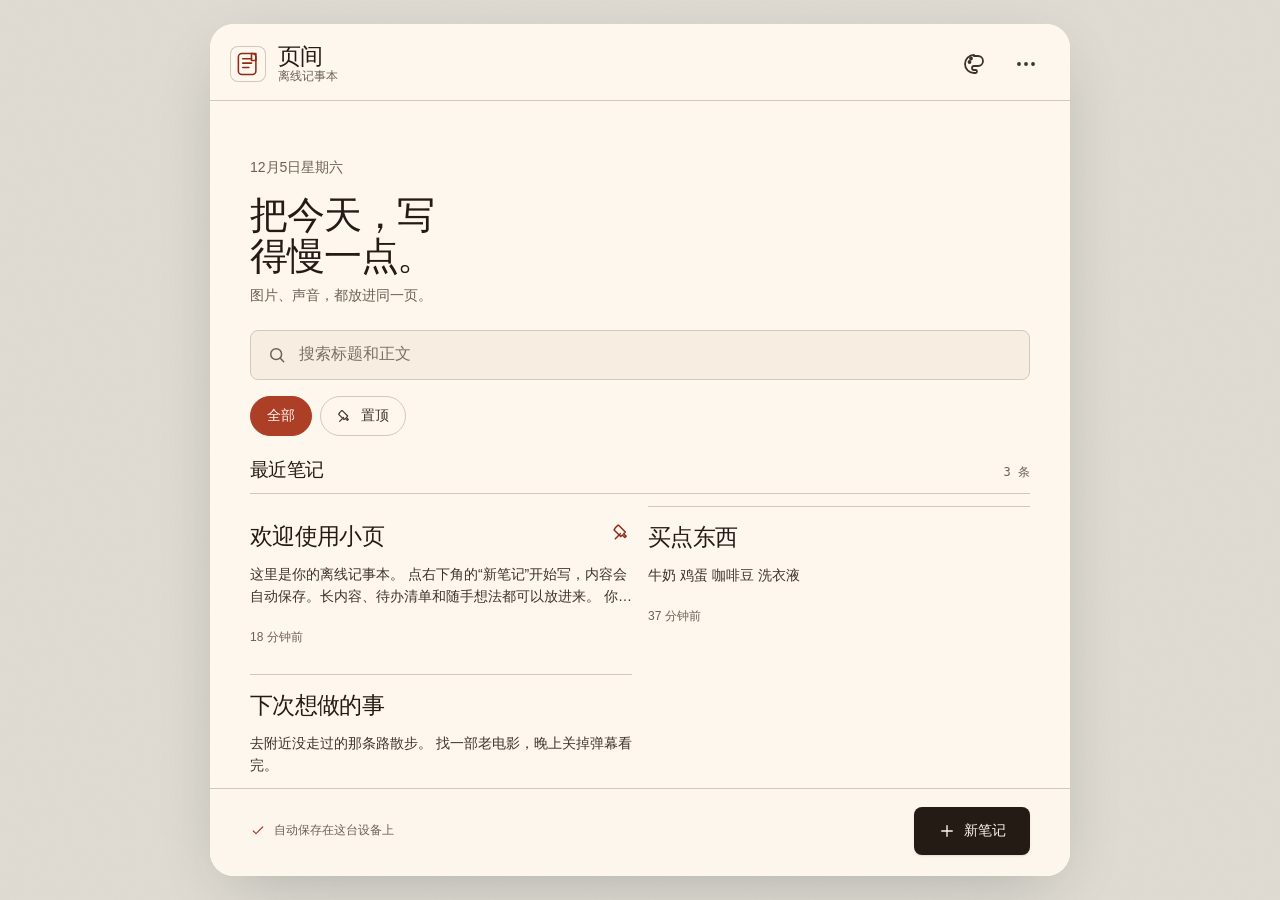
<file: index.html>
<!doctype html>
<html lang="zh-CN">
<head>
  <meta charset="utf-8">
  <meta name="viewport" content="width=device-width, initial-scale=1, viewport-fit=cover">
  <meta name="description" content="小页是一款手机优先、离线可用的本地记事本。">
  <meta name="theme-color" content="#f6f2e8">
  <title>小页记事本</title>
  <script>document.documentElement.classList.add("js");</script>
  <link rel="manifest" href="./manifest.webmanifest">
  <link rel="icon" href="./icon.svg" type="image/svg+xml">
  <link rel="apple-touch-icon" href="./icon-192.png">
  <link rel="stylesheet" href="./styles.css">
</head>
<body>
  <svg class="icon-sprite" aria-hidden="true">
    <symbol id="icon-logo" viewBox="0 0 32 32">
      <rect x="5" y="4" width="20" height="24" rx="4"></rect>
      <path d="M10 10h10M10 15h10M10 20h7"></path>
      <path d="M20 4h5v8h-5z"></path>
    </symbol>
    <symbol id="icon-search" viewBox="0 0 24 24">
      <circle cx="11" cy="11" r="6.5"></circle>
      <path d="m16 16 4 4"></path>
    </symbol>
    <symbol id="icon-x" viewBox="0 0 24 24">
      <path d="m6 6 12 12M18 6 6 18"></path>
    </symbol>
    <symbol id="icon-plus" viewBox="0 0 24 24">
      <path d="M12 5v14M5 12h14"></path>
    </symbol>
    <symbol id="icon-more" viewBox="0 0 24 24">
      <circle cx="5" cy="12" r="1"></circle>
      <circle cx="12" cy="12" r="1"></circle>
      <circle cx="19" cy="12" r="1"></circle>
    </symbol>
    <symbol id="icon-back" viewBox="0 0 24 24">
      <path d="m15 5-7 7 7 7"></path>
    </symbol>
    <symbol id="icon-pin" viewBox="0 0 24 24">
      <path d="m8 4 8 8-2 2 3 3-1.5 1.5-3-3-2 2-8-8L4 7l3-3Z"></path>
      <path d="m10 14-6 6"></path>
    </symbol>
    <symbol id="icon-share" viewBox="0 0 24 24">
      <path d="M12 15V3M8 7l4-4 4 4"></path>
      <path d="M5 12v7h14v-7"></path>
    </symbol>
    <symbol id="icon-trash" viewBox="0 0 24 24">
      <path d="M4 7h16M9 7V4h6v3M7 7l1 13h8l1-13M10 11v5M14 11v5"></path>
    </symbol>
    <symbol id="icon-download" viewBox="0 0 24 24">
      <path d="M12 4v11M8 11l4 4 4-4"></path>
      <path d="M5 19h14"></path>
    </symbol>
    <symbol id="icon-smartphone" viewBox="0 0 24 24">
      <rect x="7" y="3" width="10" height="18" rx="2"></rect>
      <path d="M10 6h4M11 18h2"></path>
    </symbol>
    <symbol id="icon-check" viewBox="0 0 24 24">
      <path d="m5 12 4 4 10-10"></path>
    </symbol>
    <symbol id="icon-image" viewBox="0 0 24 24">
      <rect x="3" y="4" width="18" height="16" rx="2"></rect>
      <circle cx="9" cy="9" r="2"></circle>
      <path d="m4 17 5-5 4 4 2-2 5 5"></path>
    </symbol>
    <symbol id="icon-mic" viewBox="0 0 24 24">
      <rect x="9" y="3" width="6" height="12" rx="3"></rect>
      <path d="M5 11a7 7 0 0 0 14 0M12 18v3M8 21h8"></path>
    </symbol>
    <symbol id="icon-paint" viewBox="0 0 24 24">
      <path d="M12 3a9 9 0 1 0 0 18h1.5a1.5 1.5 0 0 0 0-3H12a2 2 0 0 1 0-4h4a5 5 0 0 0 0-10h-4Z"></path>
      <circle cx="7.5" cy="10" r="1"></circle>
      <circle cx="9" cy="6.5" r="1"></circle>
    </symbol>
  </svg>

  <div class="app-shell" id="appShell">
    <section class="screen home-screen is-active" id="homeView" aria-labelledby="appTitle">
      <header class="app-header">
        <div class="brand">
          <svg class="brand-icon" aria-hidden="true"><use href="#icon-logo"></use></svg>
          <div>
            <h1 id="appTitle">页间</h1>
            <p>离线记事本</p>
          </div>
        </div>
        <div class="header-actions">
          <button class="icon-button" id="themeButton" type="button" aria-label="切换界面风格" aria-haspopup="dialog">
            <svg aria-hidden="true"><use href="#icon-paint"></use></svg>
          </button>
          <button class="icon-button" id="homeMenuButton" type="button" aria-label="更多选项" aria-haspopup="dialog">
            <svg aria-hidden="true"><use href="#icon-more"></use></svg>
          </button>
        </div>
      </header>

      <main class="home-main" id="homeMain">
        <section class="today-block" aria-labelledby="todayHeading">
          <p class="today-label" id="todayLabel"></p>
          <h2 id="todayHeading"><span id="heroMain">把今天，写得慢一点。</span><span id="heroSub">图片、声音，都放进同一页。</span></h2>
        </section>

        <label class="search-field" for="searchInput">
          <svg aria-hidden="true"><use href="#icon-search"></use></svg>
          <span class="visually-hidden">搜索笔记</span>
          <input id="searchInput" type="search" inputmode="search" autocomplete="off" placeholder="搜索标题和正文">
          <button class="search-clear" id="clearSearchButton" type="button" aria-label="清除搜索" hidden>
            <svg aria-hidden="true"><use href="#icon-x"></use></svg>
          </button>
        </label>

        <div class="filter-row" role="group" aria-label="筛选笔记">
          <button class="filter-chip is-selected" type="button" data-filter="all" aria-pressed="true">全部</button>
          <button class="filter-chip" type="button" data-filter="pinned" aria-pressed="false">
            <svg aria-hidden="true"><use href="#icon-pin"></use></svg>
            置顶
          </button>
        </div>

        <div class="list-heading">
          <h2 id="listTitle">最近笔记</h2>
          <span id="noteCount" aria-live="polite">0 条</span>
        </div>

        <div class="note-list" id="noteList"></div>

        <section class="empty-state" id="emptyState" hidden>
          <span class="empty-icon" aria-hidden="true">
            <svg><use href="#icon-logo"></use></svg>
          </span>
          <h2 id="emptyTitle">这里还没有笔记</h2>
          <p id="emptyCopy">把刚想到的、要做到的，先写下来。</p>
          <button class="secondary-button" id="emptyNewButton" type="button">
            <svg aria-hidden="true"><use href="#icon-plus"></use></svg>
            写第一条
          </button>
        </section>
      </main>

      <footer class="home-footer">
        <p>
          <svg aria-hidden="true"><use href="#icon-check"></use></svg>
          自动保存在这台设备上
        </p>
        <button class="primary-button" id="newNoteButton" type="button">
          <svg aria-hidden="true"><use href="#icon-plus"></use></svg>
          新笔记
        </button>
      </footer>
    </section>

    <section class="screen editor-screen" id="editorView" aria-labelledby="editorTitle" aria-hidden="true" inert>
      <header class="editor-header">
        <button class="icon-button" id="backButton" type="button" aria-label="返回笔记列表">
          <svg aria-hidden="true"><use href="#icon-back"></use></svg>
        </button>
        <p class="save-status" id="saveStatus" role="status" aria-live="polite">已保存</p>
        <button class="icon-button" id="noteMenuButton" type="button" aria-label="当前笔记的更多选项" aria-haspopup="dialog">
          <svg aria-hidden="true"><use href="#icon-more"></use></svg>
        </button>
      </header>

      <main class="editor-main">
        <input class="note-title-input" id="noteTitle" type="text" maxlength="100" autocomplete="off" placeholder="标题" aria-label="笔记标题">
        <textarea class="note-content-input" id="noteContent" maxlength="100000" placeholder="从这里开始写…" aria-label="笔记正文" spellcheck="true"></textarea>
        <section class="attachment-section" id="attachmentSection" hidden aria-labelledby="attachmentTitle">
          <div class="attachment-heading">
            <h2 id="attachmentTitle">附件</h2>
            <span id="attachmentCount"></span>
          </div>
          <div class="attachment-list" id="attachmentList"></div>
        </section>
      </main>

      <footer class="editor-footer">
        <button class="tool-button" id="pinButton" type="button" aria-pressed="false">
          <svg aria-hidden="true"><use href="#icon-pin"></use></svg>
          <span>置顶</span>
        </button>
        <button class="tool-button" id="imageButton" type="button">
          <svg aria-hidden="true"><use href="#icon-image"></use></svg>
          <span>图片</span>
        </button>
        <button class="tool-button" id="recordButton" type="button">
          <svg aria-hidden="true"><use href="#icon-mic"></use></svg>
          <span>录音</span>
        </button>
        <button class="tool-button" id="shareNoteButton" type="button">
          <svg aria-hidden="true"><use href="#icon-share"></use></svg>
          <span>分享</span>
        </button>
        <input id="imageInput" type="file" accept="image/*" multiple hidden>
      </footer>
    </section>
  </div>

  <div class="sheet-layer" id="actionSheet" hidden>
    <button class="sheet-backdrop" type="button" data-close-sheet aria-label="关闭菜单"></button>
    <section class="bottom-sheet" role="dialog" aria-modal="true" aria-labelledby="sheetTitle" tabindex="-1">
      <span class="sheet-handle" aria-hidden="true"></span>
      <h2 id="sheetTitle">更多选项</h2>
      <p class="app-version" id="appVersion">版本 2.0.2</p>
      <section class="theme-picker" id="themePicker" hidden aria-labelledby="themePickerTitle">
        <h3 id="themePickerTitle">界面风格</h3>
        <div class="theme-options">
          <button class="theme-option" type="button" data-theme-choice="editorial" aria-pressed="false">
            <span class="theme-swatch theme-swatch--editorial"></span>
            <span><strong>页间</strong><small>编辑阅读感</small></span>
          </button>
          <button class="theme-option" type="button" data-theme-choice="recorder" aria-pressed="false">
            <span class="theme-swatch theme-swatch--recorder"></span>
            <span><strong>声页</strong><small>录音工作台</small></span>
          </button>
          <button class="theme-option" type="button" data-theme-choice="native" aria-pressed="false">
            <span class="theme-swatch theme-swatch--native"></span>
            <span><strong>白页</strong><small>原生清爽感</small></span>
          </button>
        </div>
      </section>
      <div class="sheet-actions" id="sheetActions"></div>
      <button class="sheet-cancel" type="button" data-close-sheet>取消</button>
    </section>
  </div>

  <div class="record-layer" id="recordLayer" hidden>
    <button class="record-backdrop" type="button" data-close-record aria-label="关闭录音"></button>
    <section class="record-dialog" role="dialog" aria-modal="true" aria-labelledby="recordTitle" tabindex="-1">
      <div class="record-dialog-head">
        <p>语音笔记</p>
        <button class="icon-button" type="button" data-close-record aria-label="关闭录音">
          <svg aria-hidden="true"><use href="#icon-x"></use></svg>
        </button>
      </div>
      <p class="record-state" id="recordState">准备录音</p>
      <p class="record-timer" id="recordTimer">00:00</p>
      <div class="live-wave" id="liveWave" aria-hidden="true"></div>
      <p class="record-hint" id="recordHint">录音会保存在当前笔记里，不会上传。</p>
      <button class="record-toggle" id="recordToggleButton" type="button">开始录音</button>
    </section>
  </div>

  <dialog class="image-viewer" id="imageViewer" aria-label="图片预览">
    <button class="image-viewer-backdrop" type="button" data-close-image aria-label="关闭图片预览"></button>
    <figure class="image-viewer-figure">
      <img id="imageViewerImage" src="./icon-192.png" alt="">
      <figcaption id="imageViewerCaption"></figcaption>
      <button class="image-viewer-close" type="button" data-close-image aria-label="关闭图片预览">
        <svg aria-hidden="true"><use href="#icon-x"></use></svg>
      </button>
    </figure>
  </dialog>

  <div class="toast" id="toast" role="status" aria-live="polite" hidden>
    <span id="toastMessage"></span>
    <button id="toastAction" type="button" aria-label="撤销" hidden></button>
  </div>

  <script src="./media.js" defer></script>
  <script src="./app.js" defer></script>
</body>
</html>
</file>
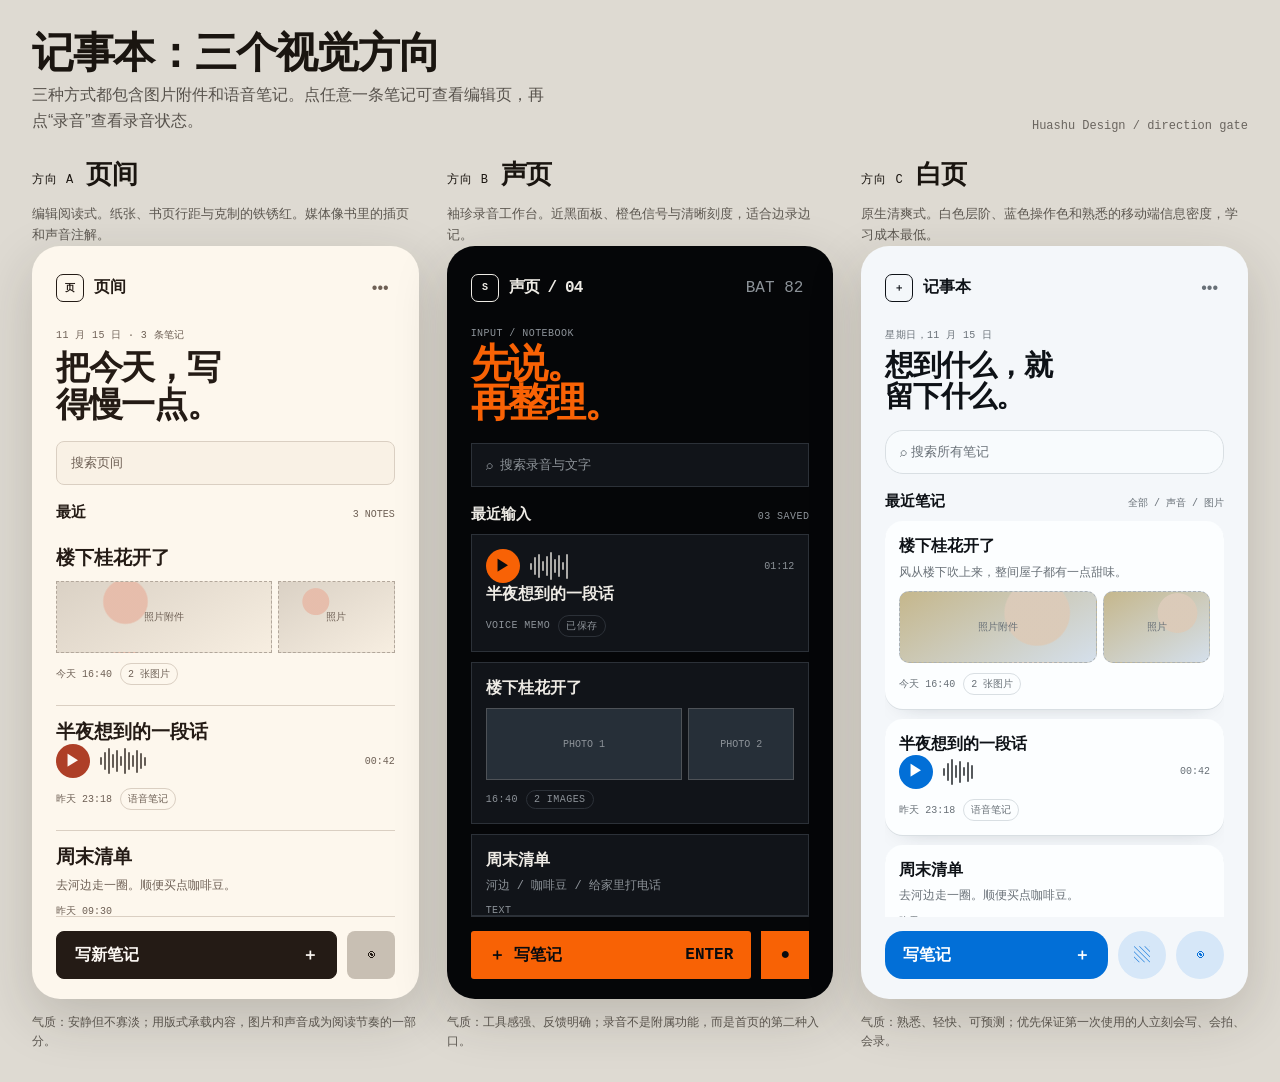
<file: design-demos/directions.html>
<!doctype html>
<html lang="zh-CN">
<head>
  <meta charset="utf-8">
  <meta name="viewport" content="width=device-width, initial-scale=1">
  <title>记事本 · 三个视觉方向</title>
  <style>
    :root {
      color-scheme: light;
      --board: oklch(89% 0.012 85);
      --board-ink: oklch(20% 0.012 70);
      --paper: oklch(97.5% 0.012 85);
      --paper-2: oklch(94.5% 0.018 80);
      --ink: oklch(21% 0.018 65);
      --muted: oklch(48% 0.02 70);
      --line: oklch(84% 0.018 78);
      --rust: oklch(51% 0.15 34);
      --night: oklch(16% 0.012 260);
      --night-2: oklch(21% 0.016 255);
      --signal: oklch(67% 0.2 43);
      --cool: oklch(97.8% 0.004 240);
      --blue: oklch(56% 0.18 255);
      --blue-soft: oklch(92% 0.03 250);
      --font-sans: "Aptos", "Microsoft YaHei UI", "PingFang SC", sans-serif;
      --font-serif: Georgia, "Noto Serif SC", "Songti SC", serif;
      --font-mono: "Cascadia Mono", "Microsoft YaHei UI", monospace;
    }

    * { box-sizing: border-box; }
    html, body { margin: 0; min-height: 100%; background: var(--board); color: var(--board-ink); font-family: var(--font-sans); }
    body { padding: 32px; }
    button, textarea { font: inherit; }
    button { color: inherit; }

    .board-head {
      max-width: 1380px;
      margin: 0 auto 24px;
      display: flex;
      justify-content: space-between;
      align-items: flex-end;
      gap: 24px;
    }

    .board-head h1 {
      margin: 0;
      font-family: var(--font-serif);
      font-size: 42px;
      letter-spacing: -0.03em;
      line-height: 1;
    }

    .board-head p {
      max-width: 58ch;
      margin: 8px 0 0;
      color: color-mix(in oklab, var(--board-ink) 65%, var(--board));
      line-height: 1.6;
    }

    .board-note {
      flex: 0 0 auto;
      font-family: var(--font-mono);
      font-size: 12px;
      color: color-mix(in oklab, var(--board-ink) 55%, var(--board));
    }

    .direction-grid {
      display: grid;
      grid-template-columns: repeat(3, minmax(0, 1fr));
      gap: 28px;
      max-width: 1380px;
      margin: 0 auto;
    }

    .direction {
      min-width: 0;
    }

    .direction-head {
      display: flex;
      justify-content: flex-start;
      gap: 12px;
      align-items: baseline;
      margin-bottom: 12px;
    }

    .direction-kicker {
      font-family: var(--font-mono);
      font-size: 12px;
      letter-spacing: 0.08em;
    }

    .direction h2 {
      margin: 0;
      font-family: var(--font-serif);
      font-size: 26px;
      letter-spacing: -0.02em;
    }

    .direction-meta {
      margin: 10px 0 0;
      min-height: 3.2em;
      color: color-mix(in oklab, var(--board-ink) 62%, var(--board));
      font-size: 13px;
      line-height: 1.6;
    }

    .phone {
      --bg: var(--paper);
      --surface: var(--paper-2);
      --fg: var(--ink);
      --sub: var(--muted);
      --line: var(--line);
      --accent: var(--rust);
      --accent-ink: white;
      --radius: 18px;
      position: relative;
      overflow: hidden;
      width: 100%;
      aspect-ratio: 390 / 760;
      background: var(--bg);
      color: var(--fg);
      border-radius: 28px;
      box-shadow: 0 18px 54px oklch(25% 0.02 70 / 0.18);
    }

    .screen {
      position: absolute;
      inset: 0;
      display: flex;
      flex-direction: column;
      padding: 24px 24px 20px;
    }

    .topbar {
      display: flex;
      align-items: center;
      justify-content: space-between;
      gap: 16px;
      min-height: 36px;
    }

    .brand {
      display: flex;
      align-items: center;
      gap: 10px;
      font-weight: 800;
    }

    .brand-mark {
      width: 28px;
      height: 28px;
      display: grid;
      place-items: center;
      border: 1.5px solid currentColor;
      border-radius: 7px;
      font-family: var(--font-mono);
      font-size: 10px;
    }

    .top-action {
      border: 0;
      background: transparent;
      color: var(--sub);
      cursor: pointer;
    }

    .hero {
      margin-top: 22px;
    }

    .eyebrow {
      color: var(--sub);
      font-family: var(--font-mono);
      font-size: 10px;
      letter-spacing: 0.04em;
    }

    .hero h3 {
      margin: 8px 0 0;
      max-width: 10ch;
      font-family: var(--font-serif);
      font-size: 34px;
      font-weight: 700;
      letter-spacing: -0.04em;
      line-height: 1.08;
    }

    .search {
      min-height: 44px;
      margin-top: 18px;
      padding: 0 14px;
      display: flex;
      align-items: center;
      gap: 10px;
      border: 1px solid var(--line);
      border-radius: var(--radius);
      color: var(--sub);
      background: color-mix(in oklab, var(--surface) 62%, transparent);
      font-size: 13px;
    }

    .section-row {
      margin-top: 18px;
      display: flex;
      justify-content: space-between;
      align-items: baseline;
    }

    .section-row h4 {
      margin: 0;
      font-size: 15px;
    }

    .section-row span {
      color: var(--sub);
      font-family: var(--font-mono);
      font-size: 10px;
    }

    .note-stack {
      flex: 1 1 auto;
      min-height: 0;
      display: flex;
      flex-direction: column;
      gap: 10px;
      margin-top: 10px;
      overflow: hidden;
    }

    .note {
      position: relative;
      padding: 14px;
      background: var(--surface);
      border-radius: var(--radius);
      text-align: left;
      border: 0;
      cursor: pointer;
    }

    .note h5 {
      margin: 0;
      font-size: 16px;
      line-height: 1.35;
    }

    .note p {
      margin: 6px 0 0;
      color: var(--sub);
      font-size: 12px;
      line-height: 1.5;
      display: -webkit-box;
      overflow: hidden;
      -webkit-box-orient: vertical;
      -webkit-line-clamp: 2;
    }

    .note-meta {
      margin-top: 10px;
      display: flex;
      align-items: center;
      gap: 8px;
      color: var(--sub);
      font-family: var(--font-mono);
      font-size: 10px;
    }

    .tag {
      padding: 3px 7px;
      border: 1px solid var(--line);
      border-radius: 999px;
    }

    .photo-strip {
      margin-top: 10px;
      display: grid;
      grid-template-columns: 1.3fr 0.7fr;
      gap: 6px;
      height: 72px;
    }

    .photo-slot {
      display: grid;
      place-items: center;
      overflow: hidden;
      color: var(--sub);
      background:
        radial-gradient(circle at 32% 28%, color-mix(in oklab, var(--accent) 28%, var(--surface)) 0 14%, transparent 15%),
        linear-gradient(150deg, color-mix(in oklab, var(--fg) 12%, var(--surface)), var(--surface));
      border: 1px dashed color-mix(in oklab, var(--line) 80%, var(--fg));
      border-radius: calc(var(--radius) - 8px);
      font-size: 10px;
    }

    .audio-note {
      display: grid;
      grid-template-columns: 34px minmax(0, 1fr) auto;
      align-items: center;
      gap: 10px;
    }

    .play {
      width: 34px;
      height: 34px;
      display: grid;
      place-items: center;
      border: 0;
      border-radius: 50%;
      background: var(--accent);
      color: var(--accent-ink);
    }

    .wave {
      height: 28px;
      display: flex;
      align-items: center;
      gap: 2px;
    }

    .wave i {
      width: 2px;
      height: var(--h);
      display: block;
      background: currentColor;
      border-radius: 2px;
      opacity: 0.7;
    }

    .timecode {
      color: var(--sub);
      font-family: var(--font-mono);
      font-size: 10px;
    }

    .bottom-bar {
      flex: 0 0 auto;
      display: flex;
      gap: 10px;
      padding-top: 14px;
    }

    .write-button,
    .record-button,
    .camera-button {
      min-height: 48px;
      border: 0;
      border-radius: var(--radius);
      cursor: pointer;
    }

    .write-button {
      flex: 1;
      padding: 0 18px;
      display: flex;
      align-items: center;
      justify-content: space-between;
      background: var(--accent);
      color: var(--accent-ink);
      font-weight: 700;
    }

    .record-button {
      width: 48px;
      display: grid;
      place-items: center;
      background: color-mix(in oklab, var(--surface) 80%, var(--fg));
    }

    .icon {
      width: 18px;
      height: 18px;
      fill: none;
      stroke: currentColor;
      stroke-linecap: round;
      stroke-linejoin: round;
      stroke-width: 1.8;
    }

    .editor-overlay {
      position: absolute;
      inset: 0;
      z-index: 20;
      display: flex;
      flex-direction: column;
      padding: 24px;
      background: var(--bg);
      transform: translateX(100%);
      transition: transform 220ms cubic-bezier(0.16, 1, 0.3, 1);
    }

    .phone.editing .editor-overlay {
      transform: translateX(0);
    }

    .editor-toolbar {
      display: flex;
      justify-content: space-between;
      align-items: center;
      color: var(--sub);
      font-size: 11px;
    }

    .editor-toolbar button {
      border: 0;
      background: transparent;
      cursor: pointer;
    }

    .editor-title {
      margin: 26px 0 0;
      font-family: var(--font-serif);
      font-size: 30px;
      line-height: 1.15;
    }

    .editor-copy {
      margin: 14px 0 0;
      color: var(--sub);
      line-height: 1.8;
      font-size: 14px;
    }

    .attachment-grid {
      display: grid;
      grid-template-columns: 1.4fr 0.6fr;
      gap: 8px;
      margin-top: 24px;
      height: 118px;
    }

    .attachment-grid .photo-slot {
      border-style: solid;
    }

    .record-player {
      margin-top: 16px;
      padding: 14px;
      display: flex;
      align-items: center;
      gap: 12px;
      border-radius: var(--radius);
      background: var(--surface);
    }

    .record-player .wave {
      flex: 1;
    }

    .editor-actions {
      margin-top: auto;
      display: grid;
      grid-template-columns: 1fr 1fr;
      gap: 10px;
    }

    .editor-actions button {
      min-height: 50px;
      border: 1px solid var(--line);
      border-radius: var(--radius);
      background: transparent;
      font-weight: 700;
      cursor: pointer;
    }

    .editor-actions button:last-child {
      background: var(--accent);
      color: var(--accent-ink);
      border-color: var(--accent);
    }

    .recording {
      display: none;
      position: absolute;
      inset: 0;
      z-index: 30;
      padding: 28px 24px;
      background: color-mix(in oklab, var(--bg) 88%, var(--fg));
    }

    .phone.recording-open .recording {
      display: flex;
      flex-direction: column;
    }

    .recording-head {
      display: flex;
      justify-content: space-between;
      color: var(--sub);
      font-family: var(--font-mono);
      font-size: 11px;
    }

    .recording-head button {
      border: 0;
      background: transparent;
      cursor: pointer;
    }

    .recording-time {
      margin: 70px 0 0;
      font-family: var(--font-mono);
      font-size: 58px;
      letter-spacing: -0.05em;
      font-variant-numeric: tabular-nums;
    }

    .recording .wave {
      height: 96px;
      margin-top: 36px;
      justify-content: center;
      color: var(--accent);
    }

    .recording .wave i {
      width: 4px;
      opacity: 1;
    }

    .recording-hint {
      margin: 12px 0 0;
      color: var(--sub);
      text-align: center;
      font-size: 12px;
    }

    .record-dock {
      margin-top: auto;
      display: flex;
      justify-content: center;
    }

    .record-stop {
      width: 74px;
      height: 74px;
      display: grid;
      place-items: center;
      border: 0;
      border-radius: 50%;
      background: var(--accent);
      color: var(--accent-ink);
    }

    .record-stop::before {
      content: "";
      width: 22px;
      height: 22px;
      border-radius: 5px;
      background: currentColor;
    }

    .demo-label {
      margin: 14px 0 0;
      color: color-mix(in oklab, var(--board-ink) 62%, var(--board));
      font-size: 12px;
      line-height: 1.55;
    }

    .d-a .phone {
      --bg: oklch(97.8% 0.014 82);
      --surface: oklch(95.2% 0.02 78);
      --fg: oklch(23% 0.018 58);
      --sub: oklch(50% 0.025 62);
      --line: oklch(86% 0.022 72);
      --accent: oklch(52% 0.15 34);
      --accent-ink: oklch(98% 0.008 75);
      --radius: 8px;
    }

    .d-a .note {
      background: transparent;
      border-top: 1px solid var(--line);
      border-radius: 0;
      padding: 13px 0 10px;
    }

    .d-a .note:first-child {
      border-top: 0;
    }

    .d-a .note h5 {
      font-family: var(--font-serif);
      font-size: 1.18rem;
    }

    .d-a .bottom-bar {
      border-top: 1px solid var(--line);
      background: var(--bg);
    }

    .d-a .write-button {
      border: 1px solid var(--fg);
      background: var(--fg);
    }

    .d-b .phone {
      --bg: oklch(12% 0.008 265);
      --surface: oklch(19% 0.012 265);
      --fg: oklch(94% 0.008 80);
      --sub: oklch(66% 0.012 250);
      --line: oklch(31% 0.014 260);
      --accent: oklch(68% 0.2 43);
      --accent-ink: oklch(15% 0.008 260);
      --radius: 3px;
      font-family: var(--font-mono);
    }

    .d-b .brand,
    .d-b .hero h3 {
      font-family: var(--font-mono);
      letter-spacing: -0.055em;
    }

    .d-b .hero h3 {
      max-width: 8ch;
      font-size: 40px;
      line-height: 0.98;
      color: var(--accent);
    }

    .d-b .search {
      border-radius: 0;
      background: var(--surface);
    }

    .d-b .note {
      border-radius: 0;
      border: 1px solid var(--line);
    }

    .d-b .note h5 {
      font-family: var(--font-sans);
    }

    .d-b .note-meta,
    .d-b .eyebrow,
    .d-b .section-row span {
      text-transform: uppercase;
      letter-spacing: 0.045em;
    }

    .d-b .photo-slot {
      border-radius: 0;
      border-style: solid;
      background: oklch(30% 0.02 250);
    }

    .d-b .bottom-bar {
      border-top: 2px solid var(--line);
    }

    .d-b .record-button {
      border-radius: 0;
      background: var(--accent);
      color: var(--accent-ink);
    }

    .d-c .phone {
      --bg: oklch(97.5% 0.005 240);
      --surface: oklch(99.5% 0.002 240);
      --fg: oklch(18% 0.012 250);
      --sub: oklch(54% 0.015 245);
      --line: oklch(90% 0.008 240);
      --accent: oklch(55% 0.18 255);
      --accent-ink: white;
      --radius: 18px;
    }

    .d-c .hero h3 {
      max-width: 12ch;
      font-family: var(--font-sans);
      font-size: 29px;
      letter-spacing: -0.045em;
    }

    .d-c .note {
      box-shadow: 0 1px 0 var(--line), 0 10px 22px -18px oklch(25% 0.03 250 / 0.35);
    }

    .d-c .photo-slot {
      background:
        radial-gradient(circle at 70% 30%, oklch(85% 0.03 70) 0 22%, transparent 23%),
        linear-gradient(150deg, oklch(78% 0.06 92), oklch(90% 0.02 250));
    }

    .d-c .bottom-bar {
      justify-content: space-between;
    }

    .d-c .record-button,
    .d-c .camera-button {
      border-radius: 999px;
      background: var(--blue-soft);
      color: var(--blue);
    }

    .d-c .camera-button {
      width: 48px;
      display: grid;
      place-items: center;
    }

    @media (max-width: 1050px) {
      .direction-grid {
        grid-template-columns: 1fr;
        max-width: 540px;
      }
    }

    @media (prefers-reduced-motion: reduce) {
      .editor-overlay { transition-duration: 0.01ms; }
    }
  </style>
</head>
<body>
  <header class="board-head">
    <div>
      <h1>记事本：三个视觉方向</h1>
      <p>三种方式都包含图片附件和语音笔记。点任意一条笔记可查看编辑页，再点“录音”查看录音状态。</p>
    </div>
    <span class="board-note">Huashu Design / direction gate</span>
  </header>

  <main class="direction-grid">
    <section class="direction d-a">
      <div class="direction-head"><span class="direction-kicker">方向 A</span><h2>页间</h2></div>
      <p class="direction-meta">编辑阅读式。纸张、书页行距与克制的铁锈红。媒体像书里的插页和声音注解。</p>
      <div class="phone" data-phone>
        <div class="screen">
          <div class="topbar">
            <div class="brand"><span class="brand-mark">页</span>页间</div>
            <button class="top-action">•••</button>
          </div>
          <div class="hero">
            <div class="eyebrow">11 月 15 日 · 3 条笔记</div>
            <h3>把今天，写得慢一点。</h3>
          </div>
          <div class="search">搜索页间</div>
          <div class="section-row"><h4>最近</h4><span>3 NOTES</span></div>
          <div class="note-stack">
            <button class="note" data-open-editor>
              <h5>楼下桂花开了</h5>
              <div class="photo-strip"><span class="photo-slot">照片附件</span><span class="photo-slot">照片</span></div>
              <div class="note-meta"><span>今天 16:40</span><span class="tag">2 张图片</span></div>
            </button>
            <button class="note" data-open-editor>
              <h5>半夜想到的一段话</h5>
              <div class="audio-note">
                <span class="play">▶</span>
                <span class="wave" aria-hidden="true">
                  <i style="--h:8px"></i><i style="--h:18px"></i><i style="--h:26px"></i><i style="--h:14px"></i><i style="--h:22px"></i><i style="--h:10px"></i><i style="--h:26px"></i><i style="--h:18px"></i><i style="--h:12px"></i><i style="--h:23px"></i><i style="--h:16px"></i><i style="--h:9px"></i>
                </span>
                <span class="timecode">00:42</span>
              </div>
              <div class="note-meta"><span>昨天 23:18</span><span class="tag">语音笔记</span></div>
            </button>
            <button class="note" data-open-editor>
              <h5>周末清单</h5>
              <p>去河边走一圈。顺便买点咖啡豆。</p>
              <div class="note-meta"><span>昨天 09:30</span></div>
            </button>
          </div>
          <div class="bottom-bar">
            <button class="write-button" data-open-editor><span>写新笔记</span><span>＋</span></button>
            <button class="record-button" data-open-record aria-label="录音">◉</button>
          </div>
        </div>
        <div class="editor-overlay">
          <div class="editor-toolbar"><button data-back>‹ 返回</button><span>已保存</span><button>•••</button></div>
          <h3 class="editor-title">楼下桂花开了</h3>
          <p class="editor-copy">风从楼下吹上来，整间屋子都有一点甜味。绕过去看了一会儿，树比去年高。</p>
          <div class="attachment-grid"><span class="photo-slot">照片附件</span><span class="photo-slot">照片</span></div>
          <div class="record-player"><span class="play">▶</span><span class="wave"><i style="--h:8px"></i><i style="--h:20px"></i><i style="--h:28px"></i><i style="--h:13px"></i><i style="--h:22px"></i><i style="--h:9px"></i><i style="--h:19px"></i><i style="--h:12px"></i></span><span class="timecode">00:18</span></div>
          <div class="editor-actions"><button>＋ 图片</button><button data-open-record>● 录音</button></div>
        </div>
        <div class="recording">
          <div class="recording-head"><span>● REC</span><button data-close-record>取消</button></div>
          <div class="recording-time">00:27</div>
          <span class="wave" aria-hidden="true"><i style="--h:18px"></i><i style="--h:52px"></i><i style="--h:34px"></i><i style="--h:72px"></i><i style="--h:44px"></i><i style="--h:62px"></i><i style="--h:28px"></i><i style="--h:84px"></i><i style="--h:46px"></i><i style="--h:66px"></i><i style="--h:36px"></i><i style="--h:50px"></i></span>
          <p class="recording-hint">再录 00:33，停下来会自动保存</p>
          <div class="record-dock"><button class="record-stop" data-close-record aria-label="停止录音"></button></div>
        </div>
      </div>
      <p class="demo-label">气质：安静但不寡淡；用版式承载内容，图片和声音成为阅读节奏的一部分。</p>
    </section>

    <section class="direction d-b">
      <div class="direction-head"><span class="direction-kicker">方向 B</span><h2>声页</h2></div>
      <p class="direction-meta">袖珍录音工作台。近黑面板、橙色信号与清晰刻度，适合边录边记。</p>
      <div class="phone" data-phone>
        <div class="screen">
          <div class="topbar">
            <div class="brand"><span class="brand-mark">S</span>声页 / 04</div>
            <button class="top-action">BAT 82</button>
          </div>
          <div class="hero">
            <div class="eyebrow">INPUT / NOTEBOOK</div>
            <h3>先说。<br>再整理。</h3>
          </div>
          <div class="search">⌕ 搜索录音与文字</div>
          <div class="section-row"><h4>最近输入</h4><span>03 SAVED</span></div>
          <div class="note-stack">
            <button class="note" data-open-editor>
              <div class="audio-note">
                <span class="play">▶</span>
                <span class="wave"><i style="--h:7px"></i><i style="--h:18px"></i><i style="--h:24px"></i><i style="--h:10px"></i><i style="--h:20px"></i><i style="--h:28px"></i><i style="--h:14px"></i><i style="--h:22px"></i><i style="--h:8px"></i><i style="--h:25px"></i></span>
                <span class="timecode">01:12</span>
              </div>
              <h5>半夜想到的一段话</h5>
              <div class="note-meta"><span>VOICE MEMO</span><span class="tag">已保存</span></div>
            </button>
            <button class="note" data-open-editor>
              <h5>楼下桂花开了</h5>
              <div class="photo-strip"><span class="photo-slot">PHOTO 1</span><span class="photo-slot">PHOTO 2</span></div>
              <div class="note-meta"><span>16:40</span><span class="tag">2 IMAGES</span></div>
            </button>
            <button class="note" data-open-editor>
              <h5>周末清单</h5>
              <p>河边 / 咖啡豆 / 给家里打电话</p>
              <div class="note-meta"><span>TEXT</span></div>
            </button>
          </div>
          <div class="bottom-bar">
            <button class="write-button" data-open-editor><span>＋ 写笔记</span><span>ENTER</span></button>
            <button class="record-button" data-open-record aria-label="录音">●</button>
          </div>
        </div>
        <div class="editor-overlay">
          <div class="editor-toolbar"><button data-back>‹ BACK</button><span>SAVED 16:42</span><button>•••</button></div>
          <h3 class="editor-title">楼下桂花开了</h3>
          <p class="editor-copy">风从楼下吹上来，整间屋子都有一点甜味。</p>
          <div class="attachment-grid"><span class="photo-slot">PHOTO 1</span><span class="photo-slot">PHOTO 2</span></div>
          <div class="record-player"><span class="play">▶</span><span class="wave"><i style="--h:7px"></i><i style="--h:18px"></i><i style="--h:25px"></i><i style="--h:11px"></i><i style="--h:22px"></i><i style="--h:28px"></i><i style="--h:14px"></i><i style="--h:20px"></i></span><span class="timecode">00:18</span></div>
          <div class="editor-actions"><button>IMAGE +</button><button data-open-record>● REC</button></div>
        </div>
        <div class="recording">
          <div class="recording-head"><span>● REC / INPUT 1</span><button data-close-record>CANCEL</button></div>
          <div class="recording-time">00:27</div>
          <span class="wave" aria-hidden="true"><i style="--h:20px"></i><i style="--h:48px"></i><i style="--h:32px"></i><i style="--h:68px"></i><i style="--h:42px"></i><i style="--h:58px"></i><i style="--h:24px"></i><i style="--h:80px"></i><i style="--h:44px"></i><i style="--h:62px"></i><i style="--h:34px"></i><i style="--h:46px"></i></span>
          <p class="recording-hint">AUTO SAVE READY / SIGNAL OK</p>
          <div class="record-dock"><button class="record-stop" data-close-record aria-label="停止录音"></button></div>
        </div>
      </div>
      <p class="demo-label">气质：工具感强、反馈明确；录音不是附属功能，而是首页的第二种入口。</p>
    </section>

    <section class="direction d-c">
      <div class="direction-head"><span class="direction-kicker">方向 C</span><h2>白页</h2></div>
      <p class="direction-meta">原生清爽式。白色层阶、蓝色操作色和熟悉的移动端信息密度，学习成本最低。</p>
      <div class="phone" data-phone>
        <div class="screen">
          <div class="topbar">
            <div class="brand"><span class="brand-mark">＋</span>记事本</div>
            <button class="top-action">•••</button>
          </div>
          <div class="hero">
            <div class="eyebrow">星期日，11 月 15 日</div>
            <h3>想到什么，就留下什么。</h3>
          </div>
          <div class="search">⌕ 搜索所有笔记</div>
          <div class="section-row"><h4>最近笔记</h4><span>全部 / 声音 / 图片</span></div>
          <div class="note-stack">
            <button class="note" data-open-editor>
              <h5>楼下桂花开了</h5>
              <p>风从楼下吹上来，整间屋子都有一点甜味。</p>
              <div class="photo-strip"><span class="photo-slot">照片附件</span><span class="photo-slot">照片</span></div>
              <div class="note-meta"><span>今天 16:40</span><span class="tag">2 张图片</span></div>
            </button>
            <button class="note" data-open-editor>
              <h5>半夜想到的一段话</h5>
              <div class="audio-note"><span class="play">▶</span><span class="wave"><i style="--h:8px"></i><i style="--h:18px"></i><i style="--h:26px"></i><i style="--h:13px"></i><i style="--h:22px"></i><i style="--h:9px"></i><i style="--h:20px"></i><i style="--h:14px"></i></span><span class="timecode">00:42</span></div>
              <div class="note-meta"><span>昨天 23:18</span><span class="tag">语音笔记</span></div>
            </button>
            <button class="note" data-open-editor>
              <h5>周末清单</h5>
              <p>去河边走一圈。顺便买点咖啡豆。</p>
              <div class="note-meta"><span>昨天 09:30</span></div>
            </button>
          </div>
          <div class="bottom-bar">
            <button class="write-button" data-open-editor><span>写笔记</span><span>＋</span></button>
            <button class="camera-button" aria-label="插入图片">▧</button>
            <button class="record-button" data-open-record aria-label="录音">◉</button>
          </div>
        </div>
        <div class="editor-overlay">
          <div class="editor-toolbar"><button data-back>‹ 笔记</button><span>已保存</span><button>•••</button></div>
          <h3 class="editor-title">楼下桂花开了</h3>
          <p class="editor-copy">风从楼下吹上来，整间屋子都有一点甜味。绕过去看了一会儿，树比去年高。</p>
          <div class="attachment-grid"><span class="photo-slot">照片附件</span><span class="photo-slot">照片</span></div>
          <div class="record-player"><span class="play">▶</span><span class="wave"><i style="--h:8px"></i><i style="--h:19px"></i><i style="--h:26px"></i><i style="--h:11px"></i><i style="--h:21px"></i><i style="--h:9px"></i><i style="--h:17px"></i><i style="--h:13px"></i></span><span class="timecode">00:18</span></div>
          <div class="editor-actions"><button>图片</button><button data-open-record>录音</button></div>
        </div>
        <div class="recording">
          <div class="recording-head"><span>录音中</span><button data-close-record>取消</button></div>
          <div class="recording-time">00:27</div>
          <span class="wave" aria-hidden="true"><i style="--h:20px"></i><i style="--h:48px"></i><i style="--h:32px"></i><i style="--h:68px"></i><i style="--h:42px"></i><i style="--h:58px"></i><i style="--h:24px"></i><i style="--h:78px"></i><i style="--h:44px"></i><i style="--h:62px"></i><i style="--h:34px"></i><i style="--h:46px"></i></span>
          <p class="recording-hint">停止后会自动保存到当前笔记</p>
          <div class="record-dock"><button class="record-stop" data-close-record aria-label="停止录音"></button></div>
        </div>
      </div>
      <p class="demo-label">气质：熟悉、轻快、可预测；优先保证第一次使用的人立刻会写、会拍、会录。</p>
    </section>
  </main>

  <script>
    document.addEventListener("click", (event) => {
      const phone = event.target.closest("[data-phone]");
      if (!phone) return;

      if (event.target.closest("[data-open-editor]")) {
        phone.classList.add("editing");
      }
      if (event.target.closest("[data-back]")) {
        phone.classList.remove("editing", "recording-open");
      }
      if (event.target.closest("[data-open-record]")) {
        phone.classList.add("editing", "recording-open");
      }
      if (event.target.closest("[data-close-record]")) {
        phone.classList.remove("recording-open");
      }
    });
  </script>
</body>
</html>
</file>
<file: styles.css>
/* Hallmark · shape: app screen · genre: modern-minimal · theme: Dose (deal 1/3, seed mobile-offline-notepad-app-60d3)
 * nav: a mobile app shell, no tab bar · signature: the tinted note stack that brings pinned pages to the top · states: list, search, empty, editor, menu, saved, error · dose: white
 * axes: light/grotesk-sans/chromatic-green · posture: committed · contrast: pass · v2.0.0 */
/* Hallmark · pre-emit critique: P4 H4 E4 S4 R4 V3 · weakest: V, kept one calm paper surface and let the note tints carry variation instead of adding app-section furniture */
@import url("./tokens.css");
@import url("./base.css");

:root {
  --color-canvas: oklch(94.8% 0.018 150);
  --color-surface: oklch(98.4% 0.009 90);
  --color-surface-2: oklch(96.6% 0.013 145);
  --color-action-hover: oklch(46% 0.12 160);
  --color-placeholder: oklch(58% 0.02 165);
  --color-danger: oklch(50% 0.16 28);
  --color-danger-soft: oklch(93% 0.034 28);
  --color-note-paper: oklch(99% 0.008 88);
  --color-note-mint: oklch(94.5% 0.034 158);
  --color-note-oat: oklch(95.5% 0.04 83);
  --color-note-rose: oklch(94.5% 0.027 15);
  --color-note-blue: oklch(94.3% 0.027 230);
  --font-display: "Aptos", "Microsoft YaHei UI", "PingFang SC", sans-serif;
  --font-body: "Aptos", "Microsoft YaHei UI", "PingFang SC", sans-serif;
  --font-outlier: "Cascadia Mono", "Microsoft YaHei UI", monospace;
  --app-width: 860px;
  --app-gutter: 20px;
  --app-header-height: 72px;
  --app-footer-height: 88px;
  --radius-shell: 24px;
  --radius-note: 18px;
  --shadow-app: 0 18px 64px -24px oklch(27% 0.04 165 / 0.3);
  --shadow-control: 0 1px 2px oklch(28% 0.03 165 / 0.12);
  --shadow-note-hover: 0 8px 20px -16px oklch(27% 0.04 165 / 0.34);
  --shadow-sheet: 0 -18px 48px -24px oklch(27% 0.04 165 / 0.34);
  --button-bg: var(--color-accent);
  --swatch-editorial-paper: oklch(97.8% 0.014 82);
  --swatch-editorial-accent: oklch(52% 0.15 34);
  --swatch-recorder-paper: oklch(13% 0.008 265);
  --swatch-recorder-accent: oklch(68% 0.2 43);
  --swatch-native-paper: oklch(99.3% 0.002 240);
  --swatch-native-accent: oklch(55% 0.18 255);
}

html {
  height: 100%;
  background: var(--color-canvas);
}

body {
  min-height: 100%;
  background: var(--color-canvas);
  overscroll-behavior: none;
}

body::before {
  content: "";
  position: fixed;
  inset: 0;
  pointer-events: none;
  background-image: url("data:image/svg+xml,%3Csvg xmlns='http://www.w3.org/2000/svg' width='160' height='160' viewBox='0 0 160 160'%3E%3Cfilter id='n'%3E%3CfeTurbulence type='fractalNoise' baseFrequency='.85' numOctaves='2' stitchTiles='stitch'/%3E%3C/filter%3E%3Crect width='100%25' height='100%25' filter='url(%23n)' opacity='.08'/%3E%3C/svg%3E");
  opacity: 0.22;
  z-index: 0;
}

button,
input,
textarea {
  -webkit-tap-highlight-color: transparent;
}

button {
  color: inherit;
}

button:active:not(:disabled) {
  transform: translateY(1px);
}

button:disabled {
  opacity: 0.55;
  cursor: not-allowed;
}

input::placeholder,
textarea::placeholder {
  color: var(--color-placeholder);
  opacity: 1;
}

svg {
  width: 24px;
  height: 24px;
  fill: none;
  stroke: currentColor;
  stroke-linecap: round;
  stroke-linejoin: round;
  stroke-width: 1.8;
}

.icon-sprite {
  position: absolute;
  width: 0;
  height: 0;
  overflow: hidden;
}

.app-shell {
  position: relative;
  z-index: var(--z-base);
  width: 100%;
  height: 100dvh;
  max-width: var(--app-width);
  margin-inline: auto;
  overflow: hidden;
  background: var(--color-surface);
}

.screen {
  position: absolute;
  inset: 0;
  display: flex;
  flex-direction: column;
  min-width: 0;
  background: var(--color-surface);
}

.home-screen {
  z-index: 1;
}

.js .editor-screen {
  z-index: var(--z-dropdown);
  transform: translateX(100%);
  opacity: 0;
  visibility: hidden;
  pointer-events: none;
  transition:
    transform var(--dur-short) var(--ease-out),
    opacity var(--dur-short) var(--ease-out),
    visibility 0s var(--dur-short);
}

.app-shell.is-editing .home-screen {
  transform: translateX(-8%);
  opacity: 0.52;
  pointer-events: none;
  transition:
    transform var(--dur-short) var(--ease-out),
    opacity var(--dur-short) var(--ease-out);
}

.app-shell.is-editing .editor-screen {
  transform: translateX(0);
  opacity: 1;
  visibility: visible;
  pointer-events: auto;
  transition-delay: 0s;
}

.app-header,
.editor-header {
  flex: 0 0 auto;
  min-height: var(--app-header-height);
  padding:
    max(var(--space-md), env(safe-area-inset-top))
    var(--app-gutter)
    var(--space-sm);
  display: flex;
  align-items: center;
  justify-content: space-between;
  gap: var(--space-md);
}

.app-header {
  border-bottom: var(--rule-hair) solid var(--color-rule);
}

.brand {
  display: flex;
  align-items: center;
  gap: var(--space-sm);
}

.brand-icon {
  width: 36px;
  height: 36px;
  padding: var(--space-2xs);
  color: var(--color-accent-ink);
  background: var(--color-accent);
  border-radius: var(--radius-input);
  box-shadow: var(--shadow-control);
}

.brand h1 {
  font-size: var(--text-xl);
  line-height: 1.1;
}

.brand p {
  color: var(--color-muted);
  font-size: var(--text-xs);
  line-height: 1.2;
}

.icon-button {
  width: 48px;
  height: 48px;
  padding: 0;
  display: inline-grid;
  place-items: center;
  flex: 0 0 auto;
  color: var(--color-ink-2);
  background: transparent;
  border: 0;
  border-radius: var(--radius-pill);
  cursor: pointer;
  transition:
    color var(--dur-micro) var(--ease-out),
    background-color var(--dur-micro) var(--ease-out),
    transform var(--dur-micro) var(--ease-out);
}

.icon-button:hover {
  color: var(--color-ink);
  background: var(--color-surface-2);
}

.icon-button:active {
  background: var(--color-paper-3);
}

.home-main {
  flex: 1 1 auto;
  min-height: 0;
  overflow-y: auto;
  overscroll-behavior: contain;
  padding: var(--space-lg) var(--app-gutter) var(--space-2xl);
  scrollbar-width: thin;
}

.today-block {
  padding-block: var(--space-sm) var(--space-lg);
}

.today-label {
  margin-bottom: var(--space-xs);
  color: var(--color-muted);
  font-size: var(--text-sm);
}

.today-block h2 {
  max-width: 18ch;
  font-size: var(--text-2xl);
  line-height: 1.18;
}

.search-field {
  min-height: 50px;
  display: flex;
  align-items: center;
  gap: var(--space-sm);
  padding-inline: var(--space-md) var(--space-xs);
  color: var(--color-muted);
  background: var(--color-surface-2);
  border: var(--rule-hair) solid var(--color-rule);
  border-radius: var(--radius-input);
  transition:
    background-color var(--dur-micro) var(--ease-out),
    box-shadow var(--dur-micro) var(--ease-out);
}

.search-field:focus-within {
  background: var(--color-surface);
  box-shadow: inset 0 0 0 2px var(--color-focus);
}

.search-field svg {
  width: 20px;
  height: 20px;
  flex: 0 0 auto;
}

.search-field input {
  min-width: 0;
  width: 100%;
  min-height: 48px;
  padding: 0;
  color: var(--color-ink);
  background: transparent;
  border: 0;
  outline: 0;
  font-size: var(--text-md);
}

.search-field input::-webkit-search-cancel-button {
  display: none;
}

.search-clear {
  width: 42px;
  height: 42px;
  padding: 0;
  display: grid;
  place-items: center;
  flex: 0 0 auto;
  color: var(--color-muted);
  background: transparent;
  border: 0;
  border-radius: var(--radius-pill);
  cursor: pointer;
}

.search-clear:hover {
  color: var(--color-ink);
  background: var(--color-paper-3);
}

.search-clear svg {
  width: 18px;
  height: 18px;
}

.filter-row {
  display: flex;
  gap: var(--space-xs);
  padding-block: var(--space-md) var(--space-lg);
}

.filter-chip {
  min-height: 40px;
  padding: 0 var(--space-md);
  display: inline-flex;
  align-items: center;
  gap: var(--space-xs);
  color: var(--color-ink-2);
  background: transparent;
  border: var(--rule-hair) solid var(--color-rule);
  border-radius: var(--radius-pill);
  font-size: var(--text-sm);
  cursor: pointer;
  transition:
    color var(--dur-micro) var(--ease-out),
    background-color var(--dur-micro) var(--ease-out),
    transform var(--dur-micro) var(--ease-out);
}

.filter-chip:hover {
  color: var(--color-accent-deep);
  background: var(--color-accent-soft);
}

.filter-chip.is-selected {
  color: var(--color-accent-ink);
  background: var(--color-accent);
  border-color: var(--color-accent);
}

.filter-chip svg {
  width: 16px;
  height: 16px;
}

.list-heading {
  display: flex;
  align-items: baseline;
  justify-content: space-between;
  gap: var(--space-md);
  padding-bottom: var(--space-sm);
  border-bottom: var(--rule-hair) solid var(--color-rule);
}

.list-heading h2 {
  font-size: var(--text-lg);
}

.list-heading span {
  color: var(--color-muted);
  font-family: var(--font-outlier);
  font-size: var(--text-xs);
  font-variant-numeric: tabular-nums;
}

.note-list {
  display: grid;
  grid-template-columns: minmax(0, 1fr);
  gap: var(--space-sm);
  padding-top: var(--space-sm);
}

.note-card {
  position: relative;
  width: 100%;
  min-height: 136px;
  padding: var(--space-md);
  overflow: hidden;
  display: flex;
  flex-direction: column;
  align-items: stretch;
  gap: var(--space-sm);
  color: var(--color-ink);
  text-align: left;
  background: var(--note-tint);
  border: 0;
  border-radius: var(--radius-note);
  box-shadow: inset 0 0 0 1px var(--color-note-edge);
  cursor: pointer;
  transition:
    transform var(--dur-micro) var(--ease-out),
    box-shadow var(--dur-micro) var(--ease-out);
}

.note-card:hover {
  box-shadow:
    inset 0 0 0 1px var(--color-note-edge),
    var(--shadow-note-hover);
}

.note-card:active {
  transform: scale(0.995);
}

.note-card--paper {
  --note-tint: var(--color-note-paper);
}

.note-card--mint {
  --note-tint: var(--color-note-mint);
}

.note-card--oat {
  --note-tint: var(--color-note-oat);
}

.note-card--rose {
  --note-tint: var(--color-note-rose);
}

.note-card--blue {
  --note-tint: var(--color-note-blue);
}

.note-card-title-row {
  display: flex;
  align-items: flex-start;
  justify-content: space-between;
  gap: var(--space-sm);
}

.note-card h3 {
  max-width: 24ch;
  font-size: var(--text-lg);
  line-height: 1.3;
}

.note-pin {
  width: 20px;
  height: 20px;
  flex: 0 0 auto;
  color: var(--color-accent-deep);
}

.note-preview {
  display: -webkit-box;
  overflow: hidden;
  color: var(--color-ink-2);
  font-size: var(--text-sm);
  line-height: 1.55;
  -webkit-box-orient: vertical;
  -webkit-line-clamp: 2;
}

.note-card-footer {
  margin-top: auto;
  display: flex;
  align-items: center;
  justify-content: space-between;
  gap: var(--space-sm);
  color: var(--color-muted);
  font-size: var(--text-xs);
}

.note-card time,
.note-card-tags {
  white-space: nowrap;
}

.note-card-tags {
  overflow: hidden;
  color: var(--color-accent-deep);
  text-overflow: ellipsis;
}

.empty-state {
  max-width: 32rem;
  margin: var(--space-xl) auto 0;
  padding: var(--space-xl) var(--space-lg);
  text-align: center;
  background: var(--color-surface-2);
  border-radius: var(--radius-note);
}

.empty-icon {
  width: 56px;
  height: 56px;
  margin: 0 auto var(--space-md);
  display: grid;
  place-items: center;
  color: var(--color-accent);
}

.empty-icon svg {
  width: 28px;
  height: 28px;
}

.empty-state h2 {
  font-size: var(--text-lg);
}

.empty-state p {
  margin: var(--space-xs) auto var(--space-lg);
  color: var(--color-muted);
  font-size: var(--text-sm);
}

.home-footer {
  flex: 0 0 auto;
  min-height: var(--app-footer-height);
  padding:
    var(--space-sm)
    var(--app-gutter)
    max(var(--space-md), env(safe-area-inset-bottom));
  display: flex;
  align-items: center;
  justify-content: space-between;
  gap: var(--space-md);
  background: color-mix(in oklab, var(--color-surface) 94%, transparent);
  border-top: var(--rule-hair) solid var(--color-rule);
}

.home-footer p {
  display: flex;
  align-items: center;
  gap: var(--space-xs);
  color: var(--color-muted);
  font-size: var(--text-xs);
}

.home-footer p svg {
  width: 16px;
  height: 16px;
  color: var(--color-accent);
}

.primary-button,
.secondary-button {
  min-height: 48px;
  padding: 0 var(--space-lg);
  display: inline-flex;
  align-items: center;
  justify-content: center;
  gap: var(--space-xs);
  border-radius: var(--radius-input);
  font-size: var(--text-sm);
  font-weight: 500;
  white-space: nowrap;
  cursor: pointer;
  transition:
    background-color var(--dur-micro) var(--ease-out),
    color var(--dur-micro) var(--ease-out),
    transform var(--dur-micro) var(--ease-out);
}

.primary-button {
  color: var(--color-accent-ink);
  background: var(--button-bg);
  border: 0;
  box-shadow: var(--shadow-control);
}

.primary-button:hover {
  background: var(--color-action-hover);
}

.primary-button svg,
.secondary-button svg {
  width: 18px;
  height: 18px;
}

.secondary-button {
  color: var(--color-accent-deep);
  background: transparent;
  border: var(--rule-hair) solid var(--color-rule);
}

.secondary-button:hover {
  background: var(--color-accent-soft);
}

.editor-screen {
  background: var(--color-surface);
}

.editor-header {
  border-bottom: var(--rule-hair) solid var(--color-rule);
}

.save-status {
  color: var(--color-muted);
  font-size: var(--text-xs);
}

.editor-main {
  flex: 1 1 auto;
  min-height: 0;
  overflow-y: auto;
  display: flex;
  flex-direction: column;
  padding: var(--space-lg) var(--app-gutter) var(--space-lg);
}

.note-title-input {
  flex: 0 0 auto;
  width: 100%;
  min-height: 56px;
  padding: 0;
  color: var(--color-ink);
  background: transparent;
  border: 0;
  outline: 0;
  font-family: var(--font-display);
  font-size: var(--text-2xl);
  font-weight: 700;
  letter-spacing: var(--tracking-display);
  line-height: 1.2;
}

.note-title-input:focus-visible,
.note-content-input:focus-visible {
  outline: 0;
}

.note-content-input {
  width: 100%;
  min-height: 18rem;
  flex: 1 1 auto;
  resize: none;
  margin-top: var(--space-sm);
  padding: 0 0 var(--space-2xl);
  color: var(--color-ink-2);
  background: transparent;
  border: 0;
  outline: 0;
  font-size: var(--text-md);
  line-height: 1.75;
}

.editor-footer {
  flex: 0 0 auto;
  min-height: var(--app-footer-height);
  padding:
    var(--space-xs)
    max(var(--space-sm), env(safe-area-inset-right))
    max(var(--space-md), env(safe-area-inset-bottom))
    max(var(--space-sm), env(safe-area-inset-left));
  display: grid;
  grid-template-columns: auto minmax(0, 1fr) auto;
  align-items: center;
  gap: var(--space-xs);
  background: var(--color-surface);
  border-top: var(--rule-hair) solid var(--color-rule);
}

.tool-button {
  min-width: 54px;
  min-height: 52px;
  padding: var(--space-2xs) var(--space-xs);
  display: inline-flex;
  flex-direction: column;
  align-items: center;
  justify-content: center;
  gap: var(--space-2xs);
  color: var(--color-muted);
  background: transparent;
  border: 0;
  border-radius: var(--radius-input);
  font-size: 0.6875rem;
  cursor: pointer;
  transition:
    color var(--dur-micro) var(--ease-out),
    background-color var(--dur-micro) var(--ease-out),
    transform var(--dur-micro) var(--ease-out);
}

.tool-button:hover {
  color: var(--color-ink);
  background: var(--color-surface-2);
}

.tool-button svg {
  width: 20px;
  height: 20px;
}

.tool-button[aria-pressed="true"] {
  color: var(--color-accent-deep);
  background: transparent;
  box-shadow: inset 0 0 0 1px var(--color-accent-soft);
}

.color-picker {
  min-width: 0;
  margin: 0;
  padding: 0;
  display: flex;
  align-items: center;
  justify-content: center;
  gap: var(--space-xs);
  overflow-x: auto;
  border: 0;
  scrollbar-width: none;
}

.color-picker::-webkit-scrollbar {
  display: none;
}

.color-dot {
  width: 32px;
  height: 32px;
  padding: 0;
  flex: 0 0 auto;
  background: var(--dot-color);
  border: var(--rule-hair) solid var(--color-rule);
  border-radius: var(--radius-pill);
  box-shadow: inset 0 0 0 1px color-mix(in oklab, var(--color-surface) 72%, transparent);
  cursor: pointer;
  transition:
    transform var(--dur-micro) var(--ease-out),
    box-shadow var(--dur-micro) var(--ease-out);
}

.color-dot[aria-pressed="true"] {
  box-shadow:
    inset 0 0 0 3px var(--color-surface),
    inset 0 0 0 6px var(--color-accent);
  transform: scale(1.04);
}

.color-dot--paper {
  --dot-color: var(--color-note-paper);
}

.color-dot--mint {
  --dot-color: var(--color-note-mint);
}

.color-dot--oat {
  --dot-color: var(--color-note-oat);
}

.color-dot--rose {
  --dot-color: var(--color-note-rose);
}

.color-dot--blue {
  --dot-color: var(--color-note-blue);
}

.sheet-layer {
  position: fixed;
  inset: 0;
  z-index: var(--z-modal);
  display: flex;
  align-items: flex-end;
  justify-content: center;
}

.sheet-backdrop {
  position: absolute;
  inset: 0;
  width: 100%;
  height: 100%;
  padding: 0;
  background: color-mix(in oklab, var(--color-ink) 38%, transparent);
  border: 0;
  cursor: pointer;
}

.bottom-sheet {
  position: relative;
  z-index: 1;
  width: min(100%, 640px);
  max-height: min(78dvh, 620px);
  padding:
    var(--space-xs)
    var(--space-lg)
    max(var(--space-lg), env(safe-area-inset-bottom));
  overflow-y: auto;
  background: var(--color-surface);
  border-radius: var(--radius-shell) var(--radius-shell) 0 0;
  box-shadow: var(--shadow-sheet);
}

.sheet-handle {
  display: block;
  width: 42px;
  height: 4px;
  margin: 0 auto var(--space-md);
  background: var(--color-rule);
  border-radius: var(--radius-pill);
}

.bottom-sheet h2 {
  padding-bottom: var(--space-sm);
  font-size: var(--text-lg);
}

.app-version {
  margin: calc(-1 * var(--space-xs)) 0 var(--space-sm);
  color: var(--color-muted);
  font-family: var(--font-outlier);
  font-size: var(--text-xs);
}

.sheet-actions {
  display: grid;
  gap: var(--space-xs);
}

.sheet-action {
  width: 100%;
  min-height: 52px;
  padding: 0 var(--space-md);
  display: flex;
  align-items: center;
  gap: var(--space-sm);
  color: var(--color-ink);
  text-align: left;
  background: var(--color-surface-2);
  border: 0;
  border-radius: var(--radius-input);
  font-size: var(--text-md);
  cursor: pointer;
  transition:
    background-color var(--dur-micro) var(--ease-out),
    color var(--dur-micro) var(--ease-out),
    transform var(--dur-micro) var(--ease-out);
}

.sheet-action:hover {
  background: var(--color-accent-soft);
}

.sheet-action svg {
  width: 20px;
  height: 20px;
  color: var(--color-muted);
}

.sheet-action--danger {
  color: var(--color-danger);
  background: var(--color-danger-soft);
}

.sheet-action--danger:hover {
  color: var(--color-danger);
  background: color-mix(in oklab, var(--color-danger) 14%, var(--color-surface));
}

.sheet-cancel {
  width: 100%;
  min-height: 52px;
  margin-top: var(--space-sm);
  padding: 0 var(--space-md);
  color: var(--color-muted);
  background: transparent;
  border: var(--rule-hair) solid var(--color-rule);
  border-radius: var(--radius-input);
  cursor: pointer;
}

.sheet-cancel:hover {
  color: var(--color-ink);
  background: var(--color-surface-2);
}

.toast {
  position: fixed;
  z-index: var(--z-toast);
  left: 50%;
  bottom: max(var(--space-lg), calc(env(safe-area-inset-bottom) + var(--space-md)));
  width: min(calc(100% - 32px), 520px);
  min-height: 52px;
  padding: var(--space-xs) var(--space-xs) var(--space-xs) var(--space-md);
  display: flex;
  align-items: center;
  justify-content: space-between;
  gap: var(--space-sm);
  color: var(--color-surface);
  background: var(--color-ink);
  border-radius: var(--radius-input);
  box-shadow: var(--shadow-app);
  font-size: var(--text-sm);
  transform: translateX(-50%);
}

.toast button {
  min-height: 40px;
  padding: 0 var(--space-md);
  color: var(--color-accent-soft);
  background: transparent;
  border: 0;
  border-radius: var(--radius-input);
  font-weight: 500;
  cursor: pointer;
}

.toast button:hover {
  background: color-mix(in oklab, var(--color-surface) 12%, transparent);
}

@media (min-width: 48rem) {
  body {
    padding: var(--space-lg);
  }

  .app-shell {
    height: calc(100dvh - 48px);
    border-radius: var(--radius-shell);
    box-shadow: var(--shadow-app);
  }

  .app-header,
  .editor-header {
    min-height: 76px;
    padding-top: var(--space-md);
  }

  .home-main {
    padding: var(--space-xl) var(--space-xl) var(--space-2xl);
  }

  .note-list {
    grid-template-columns: repeat(2, minmax(0, 1fr));
    gap: var(--space-md);
  }

  .home-footer {
    padding-inline: var(--space-xl);
  }

  .editor-main {
    padding-inline: var(--space-2xl);
  }

  .editor-footer {
    padding-inline: var(--space-xl);
  }

  .color-dot {
    width: 36px;
    height: 36px;
  }

  .tool-button {
    min-width: 72px;
  }

  .bottom-sheet {
    margin-bottom: var(--space-lg);
    border-radius: var(--radius-shell);
  }
}

@media (max-width: 22.5rem) {
  :root {
    --app-gutter: var(--space-md);
  }

  .home-footer p {
    display: none;
  }

  .home-footer {
    justify-content: flex-end;
  }

  .primary-button {
    width: 100%;
  }

  .color-picker {
    gap: var(--space-2xs);
  }
}

@media (prefers-reduced-motion: reduce) {
  .screen,
  .app-shell.is-editing .home-screen,
  .app-shell.is-editing .editor-screen {
    transition-duration: 0.01ms;
  }
}

/* Three selectable appearances: editorial, recorder and native. */
html[data-theme="editorial"] {
  --color-canvas: oklch(89% 0.012 82);
  --color-surface: oklch(97.8% 0.014 82);
  --color-surface-2: oklch(95.2% 0.02 78);
  --color-action-hover: oklch(46% 0.16 34);
  --color-placeholder: oklch(55% 0.025 62);
  --color-danger: oklch(48% 0.17 28);
  --color-danger-soft: oklch(92% 0.035 28);
  --color-note-paper: oklch(97.8% 0.014 82);
  --color-note-mint: oklch(95.4% 0.026 130);
  --color-note-oat: oklch(95.2% 0.034 78);
  --color-note-rose: oklch(95.4% 0.024 22);
  --color-note-blue: oklch(95.2% 0.018 235);
  --color-ink: oklch(23% 0.018 58);
  --color-ink-2: oklch(33% 0.02 60);
  --color-muted: oklch(50% 0.025 62);
  --color-rule: oklch(84% 0.022 70);
  --color-accent: oklch(52% 0.15 34);
  --color-accent-deep: oklch(44% 0.14 33);
  --color-accent-soft: oklch(91% 0.04 34);
  --color-accent-ink: oklch(98% 0.008 75);
  --color-focus: oklch(50% 0.16 34);
  --color-note-edge: oklch(84% 0.02 70);
  --font-display: Georgia, "Noto Serif SC", "Songti SC", serif;
  --font-body: "Aptos", "Microsoft YaHei UI", "PingFang SC", sans-serif;
  --radius-note: 8px;
  --radius-input: 8px;
  --shadow-note-hover: 0 12px 24px -20px oklch(29% 0.04 55 / 0.28);
  --button-bg: var(--color-ink);
  --shadow-note-card: none;
}

html[data-theme="recorder"] {
  color-scheme: dark;
  --color-canvas: oklch(10% 0.006 260);
  --color-surface: oklch(13% 0.008 265);
  --color-surface-2: oklch(19% 0.012 265);
  --color-action-hover: oklch(63% 0.21 43);
  --color-placeholder: oklch(63% 0.012 250);
  --color-danger: oklch(67% 0.18 28);
  --color-danger-soft: oklch(22% 0.04 26);
  --color-note-paper: oklch(17% 0.008 265);
  --color-note-mint: oklch(19% 0.018 175);
  --color-note-oat: oklch(19% 0.02 72);
  --color-note-rose: oklch(19% 0.018 28);
  --color-note-blue: oklch(19% 0.018 250);
  --color-ink: oklch(94% 0.008 80);
  --color-ink-2: oklch(82% 0.012 82);
  --color-muted: oklch(66% 0.012 250);
  --color-rule: oklch(31% 0.014 260);
  --color-accent: oklch(68% 0.2 43);
  --color-accent-deep: oklch(73% 0.19 48);
  --color-accent-soft: oklch(25% 0.05 43);
  --color-accent-ink: oklch(15% 0.008 260);
  --color-focus: oklch(74% 0.2 48);
  --color-note-edge: oklch(32% 0.016 260);
  --font-display: "Cascadia Mono", "Microsoft YaHei UI", monospace;
  --font-body: "Aptos", "Microsoft YaHei UI", "PingFang SC", sans-serif;
  --font-outlier: "Cascadia Mono", monospace;
  --radius-note: 2px;
  --radius-input: 2px;
  --shadow-note-hover: 0 0 0 1px oklch(68% 0.2 43 / 0.28);
  --button-bg: var(--color-accent);
  --shadow-note-card: none;
}

html[data-theme="native"] {
  color-scheme: light;
  --color-canvas: oklch(94.8% 0.005 240);
  --color-surface: oklch(99.3% 0.002 240);
  --color-surface-2: oklch(96.3% 0.008 240);
  --color-action-hover: oklch(51% 0.18 255);
  --color-placeholder: oklch(56% 0.015 245);
  --color-danger: oklch(55% 0.18 28);
  --color-danger-soft: oklch(95% 0.025 28);
  --color-note-paper: oklch(99.3% 0.002 240);
  --color-note-mint: oklch(95.8% 0.025 158);
  --color-note-oat: oklch(96% 0.028 82);
  --color-note-rose: oklch(96% 0.022 22);
  --color-note-blue: oklch(95.5% 0.025 250);
  --color-ink: oklch(18% 0.012 250);
  --color-ink-2: oklch(32% 0.012 248);
  --color-muted: oklch(54% 0.015 245);
  --color-rule: oklch(89% 0.008 240);
  --color-accent: oklch(55% 0.18 255);
  --color-accent-deep: oklch(48% 0.18 255);
  --color-accent-soft: oklch(92% 0.035 250);
  --color-accent-ink: oklch(99% 0.002 250);
  --color-focus: oklch(50% 0.19 255);
  --color-note-edge: oklch(90% 0.008 240);
  --font-display: "Aptos", "Microsoft YaHei UI", "PingFang SC", sans-serif;
  --font-body: "Aptos", "Microsoft YaHei UI", "PingFang SC", sans-serif;
  --radius-note: 18px;
  --radius-input: 14px;
  --shadow-note-hover: 0 12px 28px -20px oklch(27% 0.04 250 / 0.35);
  --button-bg: var(--color-accent);
  --shadow-note-card: 0 1px 0 var(--color-note-edge), 0 8px 22px -18px oklch(27% 0.04 250 / 0.35);
}

html[data-theme="recorder"] body::before {
  opacity: 0.08;
}

.app-shell {
  transition: background-color var(--dur-micro) var(--ease-out);
}

.header-actions {
  display: flex;
  align-items: center;
  gap: var(--space-2xs);
}

.today-block {
  display: grid;
  grid-template-columns: minmax(0, 1fr);
  gap: var(--space-xs);
  padding-block: var(--space-md) var(--space-lg);
}

.today-block h2 {
  max-width: 16ch;
  font-size: clamp(1.8rem, 7vw, 2.35rem);
  line-height: 1.1;
}

.today-block h2 span {
  display: block;
}

#heroSub {
  max-width: 26ch;
  margin-top: var(--space-xs);
  color: var(--color-muted);
  font-family: var(--font-body);
  font-size: var(--text-sm);
  font-weight: 400;
  letter-spacing: 0;
  line-height: 1.45;
}

html[data-theme="editorial"] .brand-icon {
  color: var(--color-accent-deep);
  background: transparent;
  box-shadow: inset 0 0 0 1px var(--color-rule);
}

html[data-theme="editorial"] .note-card {
  min-height: 0;
  padding: var(--space-md) 0 var(--space-sm);
  background: transparent;
  border-radius: 0;
  box-shadow: none;
  border-top: var(--rule-hair) solid var(--color-rule);
}

html[data-theme="editorial"] .note-card:first-child {
  border-top: 0;
}

html[data-theme="editorial"] .note-card h3 {
  font-family: var(--font-display);
  font-size: var(--text-xl);
}

html[data-theme="editorial"] .note-card-footer {
  margin-top: var(--space-xs);
}

html[data-theme="editorial"] .primary-button {
  color: var(--color-surface);
}

html[data-theme="recorder"] .app-header {
  background: var(--color-surface);
  border-color: var(--color-rule);
}

html[data-theme="recorder"] .brand-icon {
  color: var(--color-accent-ink);
  background: var(--color-accent);
  border-radius: 2px;
  box-shadow: none;
}

html[data-theme="recorder"] .brand h1,
html[data-theme="recorder"] .today-block h2 {
  font-family: var(--font-display);
  letter-spacing: -0.055em;
}

html[data-theme="recorder"] #heroMain {
  max-width: 8ch;
  color: var(--color-accent);
  text-transform: uppercase;
}

html[data-theme="recorder"] #heroSub {
  font-family: var(--font-outlier);
  font-size: 0.7rem;
  letter-spacing: 0;
}

html[data-theme="recorder"] .note-card {
  min-height: 0;
  border: var(--rule-hair) solid var(--color-rule);
  border-radius: var(--radius-note);
  box-shadow: none;
}

html[data-theme="recorder"] .note-card:hover {
  box-shadow: var(--shadow-note-hover);
}

html[data-theme="recorder"] .filter-chip,
html[data-theme="recorder"] .search-field,
html[data-theme="recorder"] .bottom-sheet,
html[data-theme="recorder"] .sheet-action {
  border-radius: 2px;
}

html[data-theme="recorder"] .home-footer {
  background: var(--color-surface);
}

html[data-theme="recorder"] .primary-button {
  color: var(--color-accent-ink);
  border-radius: 2px;
}

html[data-theme="native"] .brand-icon {
  color: var(--color-accent-ink);
  background: var(--color-accent);
  border-radius: 999px;
}

html[data-theme="native"] .today-block h2 {
  font-family: var(--font-body);
  letter-spacing: -0.045em;
}

html[data-theme="native"] .note-card {
  box-shadow: var(--shadow-note-card);
}

.note-media-summary {
  display: inline-flex;
  align-items: center;
  gap: var(--space-xs);
  color: var(--color-accent-deep);
  font-size: var(--text-xs);
}

.note-media-summary svg {
  width: 15px;
  height: 15px;
}

.editor-main {
  gap: var(--space-md);
}

.note-content-input {
  min-height: 12rem;
}

html[data-theme="editorial"] .note-title-input {
  font-family: var(--font-display);
  font-size: 2rem;
}

html[data-theme="recorder"] .note-title-input {
  color: var(--color-accent);
  font-family: var(--font-outlier);
  letter-spacing: -0.05em;
}

html[data-theme="native"] .note-title-input {
  font-family: var(--font-body);
}

.attachment-section {
  flex: 0 0 auto;
  padding-top: var(--space-sm);
  border-top: var(--rule-hair) solid var(--color-rule);
}

.attachment-heading {
  display: flex;
  justify-content: space-between;
  align-items: baseline;
  margin-bottom: var(--space-sm);
}

.attachment-heading h2 {
  font-size: var(--text-md);
}

.attachment-heading span {
  color: var(--color-muted);
  font-family: var(--font-outlier);
  font-size: var(--text-xs);
}

.attachment-list {
  display: grid;
  gap: var(--space-sm);
}

.attachment-item {
  position: relative;
  min-width: 0;
}

.attachment-item--image {
  margin: 0;
  overflow: hidden;
  background: var(--color-surface-2);
  border-radius: var(--radius-note);
}

.attachment-image-button {
  width: 100%;
  padding: 0;
  display: block;
  background: transparent;
  border: 0;
  cursor: zoom-in;
}

.attachment-image-button img {
  width: 100%;
  max-height: 22rem;
  object-fit: cover;
}

.attachment-remove {
  position: absolute;
  top: var(--space-xs);
  right: var(--space-xs);
  width: 36px;
  height: 36px;
  padding: 0;
  display: grid;
  place-items: center;
  color: var(--color-accent-ink);
  background: color-mix(in oklab, var(--color-ink) 72%, transparent);
  border: 0;
  border-radius: var(--radius-pill);
  cursor: pointer;
}

.attachment-remove svg {
  width: 18px;
  height: 18px;
}

.attachment-item--audio {
  padding: var(--space-md);
  background: var(--color-surface-2);
  border-radius: var(--radius-note);
}

.attachment-audio-heading {
  display: flex;
  justify-content: space-between;
  align-items: flex-start;
  gap: var(--space-md);
}

.attachment-audio-heading div {
  display: grid;
  gap: var(--space-3xs);
}

.attachment-audio-heading strong {
  font-size: var(--text-sm);
}

.attachment-audio-heading span {
  color: var(--color-muted);
  font-family: var(--font-outlier);
  font-size: var(--text-xs);
}

.attachment-remove--inline {
  position: static;
  width: 32px;
  height: 32px;
  color: var(--color-muted);
  background: transparent;
}

.attachment-wave,
.live-wave {
  height: 54px;
  display: flex;
  align-items: center;
  gap: var(--space-2xs);
}

.attachment-wave {
  margin-block: var(--space-sm);
  color: var(--color-accent);
}

.attachment-wave i,
.live-wave i {
  width: 3px;
  height: calc(8px + 30px * var(--bar, 0.35));
  flex: 1 1 0;
  min-width: 2px;
  max-width: 6px;
  display: block;
  background: currentColor;
  border-radius: 3px;
  transform-origin: center;
}

.attachment-audio {
  width: 100%;
  height: 40px;
  accent-color: var(--color-accent);
}

.editor-footer {
  grid-template-columns: repeat(4, minmax(0, 1fr));
}

.tool-button {
  min-width: 0;
}

.tool-button:disabled {
  opacity: 0.55;
  cursor: not-allowed;
}

.sheet-color-block {
  padding: var(--space-sm) 0 var(--space-md);
}

.sheet-color-block h3,
.theme-picker h3 {
  margin: 0 0 var(--space-sm);
  color: var(--color-muted);
  font-size: var(--text-xs);
  font-weight: 500;
}

.sheet-color-options {
  display: flex;
  gap: var(--space-sm);
}

.theme-picker {
  margin-bottom: var(--space-md);
  padding-bottom: var(--space-md);
  border-bottom: var(--rule-hair) solid var(--color-rule);
}

.theme-options {
  display: grid;
  gap: var(--space-xs);
}

.theme-option {
  min-height: 58px;
  padding: var(--space-xs) var(--space-sm);
  display: flex;
  align-items: center;
  gap: var(--space-sm);
  color: var(--color-ink);
  text-align: left;
  background: var(--color-surface-2);
  border: var(--rule-hair) solid transparent;
  border-radius: var(--radius-input);
  cursor: pointer;
}

.theme-option[aria-pressed="true"] {
  border-color: var(--color-accent);
  background: var(--color-accent-soft);
}

.theme-option > span:last-child {
  display: grid;
  gap: var(--space-3xs);
}

.theme-option strong {
  font-size: var(--text-sm);
}

.theme-option small {
  color: var(--color-muted);
  font-size: var(--text-xs);
}

.theme-swatch {
  width: 38px;
  height: 38px;
  flex: 0 0 auto;
  border-radius: 8px;
}

.theme-swatch--editorial {
  background: linear-gradient(135deg, var(--swatch-editorial-paper) 50%, var(--swatch-editorial-accent) 50%);
}

.theme-swatch--recorder {
  background: linear-gradient(135deg, var(--swatch-recorder-paper) 50%, var(--swatch-recorder-accent) 50%);
}

.theme-swatch--native {
  background: linear-gradient(135deg, var(--swatch-native-paper) 50%, var(--swatch-native-accent) 50%);
}

.record-layer,
.image-viewer {
  position: fixed;
  inset: 0;
  z-index: var(--z-modal);
}

.record-layer {
  display: flex;
  align-items: flex-end;
  justify-content: center;
}

.record-backdrop,
.image-viewer-backdrop {
  position: absolute;
  inset: 0;
  width: 100%;
  height: 100%;
  padding: 0;
  background: color-mix(in oklab, var(--color-ink) 58%, transparent);
  border: 0;
}

.record-dialog {
  position: relative;
  z-index: 1;
  width: min(100%, 640px);
  padding: var(--space-lg) var(--space-lg) max(var(--space-xl), env(safe-area-inset-bottom));
  background: var(--color-surface);
  border-radius: var(--radius-shell) var(--radius-shell) 0 0;
  box-shadow: var(--shadow-sheet);
}

.record-dialog-head {
  display: flex;
  align-items: center;
  justify-content: space-between;
}

.record-dialog-head p {
  color: var(--color-muted);
  font-size: var(--text-sm);
}

.record-state {
  margin-top: var(--space-lg);
  color: var(--color-accent-deep);
  font-family: var(--font-outlier);
  font-size: var(--text-xs);
}

.record-timer {
  margin-top: var(--space-xs);
  font-family: var(--font-outlier);
  font-size: clamp(3rem, 14vw, 5.5rem);
  font-variant-numeric: tabular-nums;
  letter-spacing: -0.06em;
  line-height: 1;
}

.live-wave {
  height: 96px;
  margin-block: var(--space-lg);
  color: var(--color-accent);
  transition: color var(--dur-micro) var(--ease-out);
}

html[data-theme="recorder"] .record-dialog {
  border-radius: 0;
  border-top: 2px solid var(--color-accent);
}

.record-hint {
  color: var(--color-muted);
  font-size: var(--text-sm);
}

.record-toggle {
  width: 100%;
  min-height: 54px;
  margin-top: var(--space-lg);
  color: var(--color-accent-ink);
  background: var(--color-accent);
  border: 0;
  border-radius: var(--radius-input);
  font-weight: 700;
  cursor: pointer;
}

.image-viewer {
  display: none;
  width: 100%;
  max-width: none;
  height: 100%;
  max-height: none;
  margin: 0;
  padding: var(--space-lg);
  place-items: center;
  overflow: hidden;
  background: transparent;
  border: 0;
}

.image-viewer[open] {
  display: grid;
}

.image-viewer::backdrop {
  background: color-mix(in oklab, var(--color-ink) 74%, transparent);
}

.image-viewer-backdrop {
  background: transparent;
}

.image-viewer-figure {
  position: relative;
  z-index: 1;
  max-width: min(100%, 1100px);
  max-height: calc(100dvh - var(--space-xl));
  margin: 0;
  display: grid;
  gap: var(--space-sm);
}

.image-viewer-figure img {
  max-width: 100%;
  max-height: calc(100dvh - var(--space-3xl));
  margin: auto;
  object-fit: contain;
  border-radius: var(--radius-note);
}

.image-viewer-figure figcaption {
  color: var(--color-surface);
  font-size: var(--text-xs);
  text-align: center;
}

.image-viewer-close {
  position: absolute;
  top: calc(-1 * var(--space-xl));
  right: 0;
  width: 44px;
  height: 44px;
  padding: 0;
  display: grid;
  place-items: center;
  color: var(--color-surface);
  background: transparent;
  border: 0;
  cursor: pointer;
}

@media (min-width: 48rem) {
  .attachment-list {
    grid-template-columns: repeat(2, minmax(0, 1fr));
  }

  .attachment-item--image {
    min-height: 16rem;
  }

  .attachment-image-button img {
    height: 100%;
    max-height: 22rem;
  }

  .theme-options {
    grid-template-columns: repeat(3, minmax(0, 1fr));
  }

  .theme-option {
    align-items: flex-start;
  }

  .record-dialog {
    margin-bottom: var(--space-lg);
    border-radius: var(--radius-shell);
  }
}
</file>
